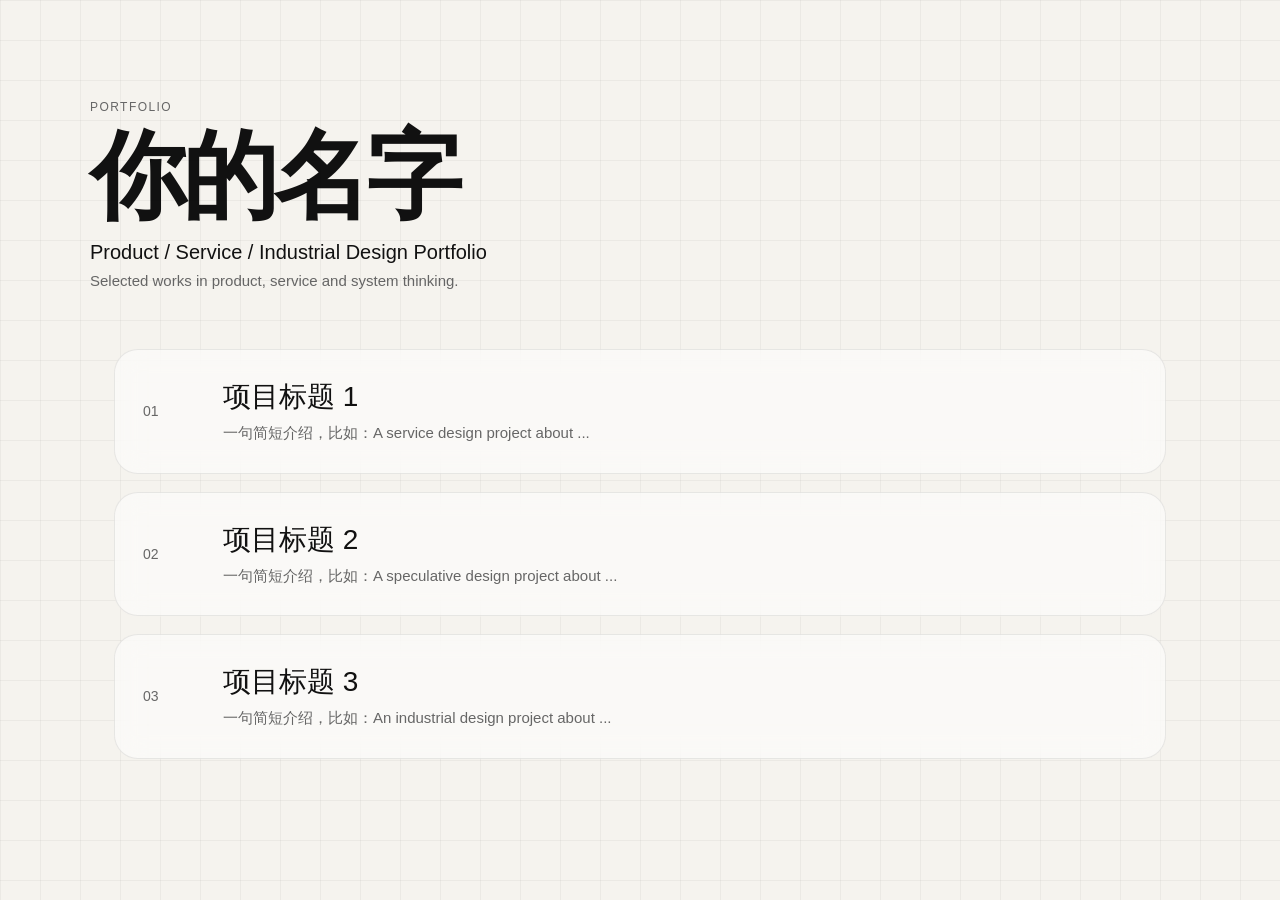
<file: index.html>
<!DOCTYPE html>
<html lang="zh-CN">
<head>
  <meta charset="UTF-8" />
  <meta name="viewport" content="width=device-width, initial-scale=1.0" />
  <title>你的名字 | Portfolio</title>
  <link rel="stylesheet" href="style.css" />
</head>
<body>
  <div class="bg-grid"></div>

  <header class="hero">
    <div class="hero-inner">
      <p class="small-label">Portfolio</p>
      <h1>你的名字</h1>
      <p class="intro">
        Product / Service / Industrial Design Portfolio
      </p>
      <p class="intro-sub">
        Selected works in product, service and system thinking.
      </p>
    </div>
  </header>

  <main class="container">
    <section class="projects">
      <a class="card" href="projects/project1.html">
        <div class="card-index">01</div>
        <div class="card-content">
          <h2>项目标题 1</h2>
          <p>一句简短介绍，比如：A service design project about ...</p>
        </div>
      </a>

      <a class="card" href="projects/project2.html">
        <div class="card-index">02</div>
        <div class="card-content">
          <h2>项目标题 2</h2>
          <p>一句简短介绍，比如：A speculative design project about ...</p>
        </div>
      </a>

      <a class="card" href="projects/project3.html">
        <div class="card-index">03</div>
        <div class="card-content">
          <h2>项目标题 3</h2>
          <p>一句简短介绍，比如：An industrial design project about ...</p>
        </div>
      </a>
    </section>
  </main>

  <script src="script.js"></script>
</body>
</html>
</file>
<file: style.css>
* {
  box-sizing: border-box;
  margin: 0;
  padding: 0;
}

:root {
  --bg: #f5f3ee;
  --text: #111111;
  --muted: #666;
  --line: rgba(0, 0, 0, 0.08);
  --card: rgba(255, 255, 255, 0.5);
  --blur: blur(14px);
}

body {
  font-family: -apple-system, BlinkMacSystemFont, "Helvetica Neue", Arial, sans-serif;
  background: var(--bg);
  color: var(--text);
  min-height: 100vh;
  overflow-x: hidden;
}

.bg-grid {
  position: fixed;
  inset: 0;
  background-image:
    linear-gradient(to right, var(--line) 1px, transparent 1px),
    linear-gradient(to bottom, var(--line) 1px, transparent 1px);
  background-size: 40px 40px;
  opacity: 0.5;
  pointer-events: none;
}

.hero {
  padding: 100px 24px 40px;
}

.hero-inner {
  max-width: 1100px;
  margin: 0 auto;
}

.small-label {
  font-size: 12px;
  letter-spacing: 0.12em;
  text-transform: uppercase;
  color: var(--muted);
  margin-bottom: 16px;
}

h1 {
  font-size: clamp(42px, 8vw, 96px);
  line-height: 0.95;
  font-weight: 600;
  letter-spacing: -0.04em;
  margin-bottom: 20px;
}

.intro {
  font-size: 20px;
  margin-bottom: 8px;
}

.intro-sub {
  font-size: 15px;
  color: var(--muted);
}

.container {
  max-width: 1100px;
  margin: 0 auto;
  padding: 20px 24px 80px;
}

.projects {
  display: grid;
  gap: 18px;
}

.card {
  display: grid;
  grid-template-columns: 80px 1fr;
  align-items: center;
  padding: 28px;
  border: 1px solid var(--line);
  border-radius: 24px;
  background: var(--card);
  backdrop-filter: var(--blur);
  text-decoration: none;
  color: inherit;
  transition: transform 0.25s ease, background 0.25s ease, border-color 0.25s ease;
}

.card:hover {
  transform: translateY(-4px);
  background: rgba(255,255,255,0.72);
  border-color: rgba(0,0,0,0.16);
}

.card-index {
  font-size: 14px;
  color: var(--muted);
}

.card-content h2 {
  font-size: 28px;
  margin-bottom: 6px;
  font-weight: 500;
}

.card-content p {
  color: var(--muted);
  font-size: 15px;
  line-height: 1.5;
}

@media (max-width: 700px) {
  .card {
    grid-template-columns: 1fr;
    gap: 12px;
  }

  .card-content h2 {
    font-size: 22px;
  }
}
</file>
